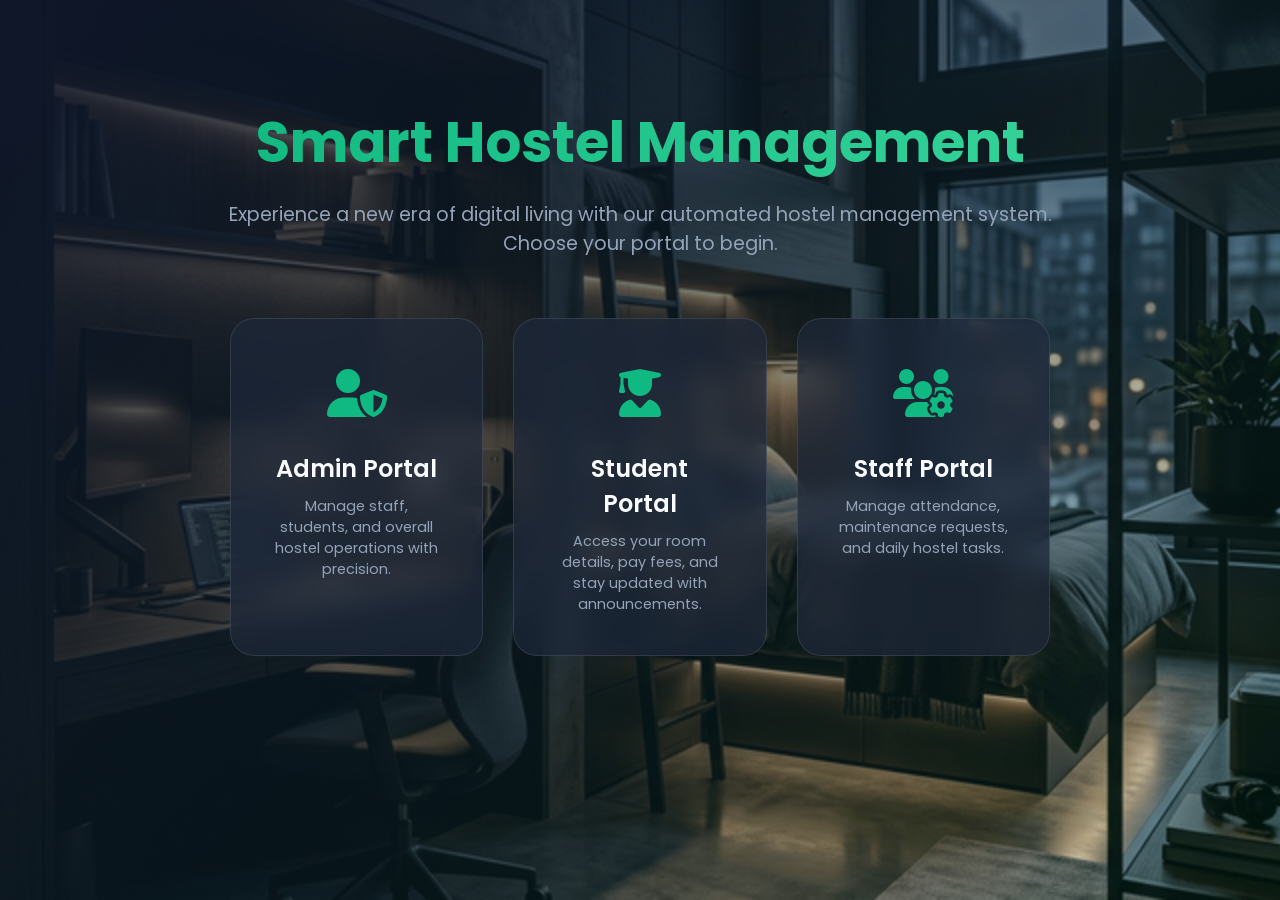
<file: index.html>
<!DOCTYPE html>
<html lang="en">
<head>
    <meta charset="UTF-8">
    <meta name="viewport" content="width=device-width, initial-scale=1.0">
    <title>SMART HOSTEL MANAGEMENT SYSTEM</title>
    <link rel="stylesheet" href="main.css">
    <link rel="stylesheet" href="https://cdnjs.cloudflare.com/ajax/libs/font-awesome/6.5.0/css/all.min.css">
    <link rel="shortcut icon" href="logo.png" type="image/x-icon">
</head>

<body>

    <div class="bg-overlay"></div>

    <section class="hero-section">
        <div class="logo-container">
            <!-- Replacing old logo with a cleaner representation -->
            <!-- <img src="https://ui-avatars.com/api/?name=SHMS&background=10b981&color=fff&size=128" alt="SHMS Logo" class="logo-img"> -->
        </div>
        <h1>Smart Hostel Management</h1>
        <p class="subtitle">Experience a new era of digital living with our automated hostel management system. Choose your portal to begin.</p>

        <div class="role-grid">
            <a href="adminlog.html" class="role-card">
                <div class="role-icon"><i class="fas fa-user-shield"></i></div>
                <div class="role-name">Admin Portal</div>
                <p class="role-desc">Manage staff, students, and overall hostel operations with precision.</p>
            </a>

            <a href="studentlog.html" class="role-card">
                <div class="role-icon"><i class="fas fa-user-graduate"></i></div>
                <div class="role-name">Student Portal</div>
                <p class="role-desc">Access your room details, pay fees, and stay updated with announcements.</p>
            </a>

            <a href="stafflog.html" class="role-card">
                <div class="role-icon"><i class="fas fa-users-cog"></i></div>
                <div class="role-name">Staff Portal</div>
                <p class="role-desc">Manage attendance, maintenance requests, and daily hostel tasks.</p>
            </a>
        </div>
    </section>

</body>
</html>
</file>
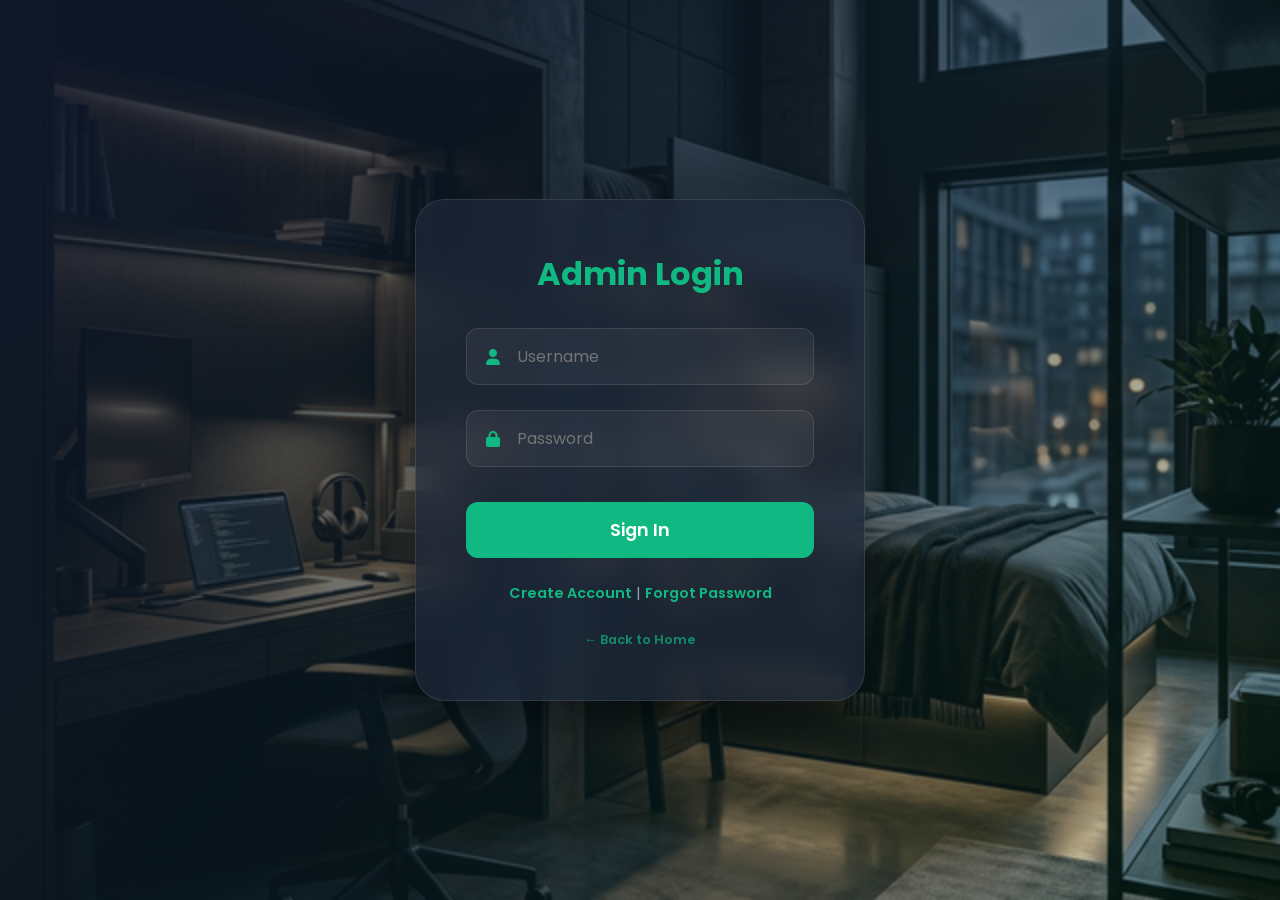
<file: adminlog.html>
<!DOCTYPE html>
<html lang="en">
<head>
<meta charset="UTF-8">
<meta name="viewport" content="width=device-width, initial-scale=1.0">
<title>Admin Login</title>

<link rel="stylesheet" href="main.css">

<!-- Font Awesome Icons -->
<link rel="stylesheet" href="https://cdnjs.cloudflare.com/ajax/libs/font-awesome/6.5.0/css/all.min.css">
 <link rel="shortcut icon" href="logo.png" type="image/x-icon">

</head>

<body>

    <div class="bg-overlay"></div>

    <div class="login-container">
        <div class="form-box">
            <h2>Admin Login</h2>
            
            <form id="loginForm">
                <div class="input-group">
                    <i class="fas fa-user"></i>
                    <input type="text" id="username" placeholder="Username" required>
                </div>

                <div class="input-group">
                    <i class="fas fa-lock"></i>
                    <input type="password" id="password" placeholder="Password" required>
                </div>

                <button type="submit" class="login-btn">Sign In</button>
            </form>

            <div class="switch">
                <a href="admin_registration.html">Create Account</a> | 
                <a href="forgot_pass.html">Forgot Password</a>
            </div>

           
            <div class="switch">
                <a href="index.html" style="font-size: 0.8rem; opacity: 0.7;">← Back to Home</a>
            </div>
        </div>
    </div>

</body>
</html>
</file>
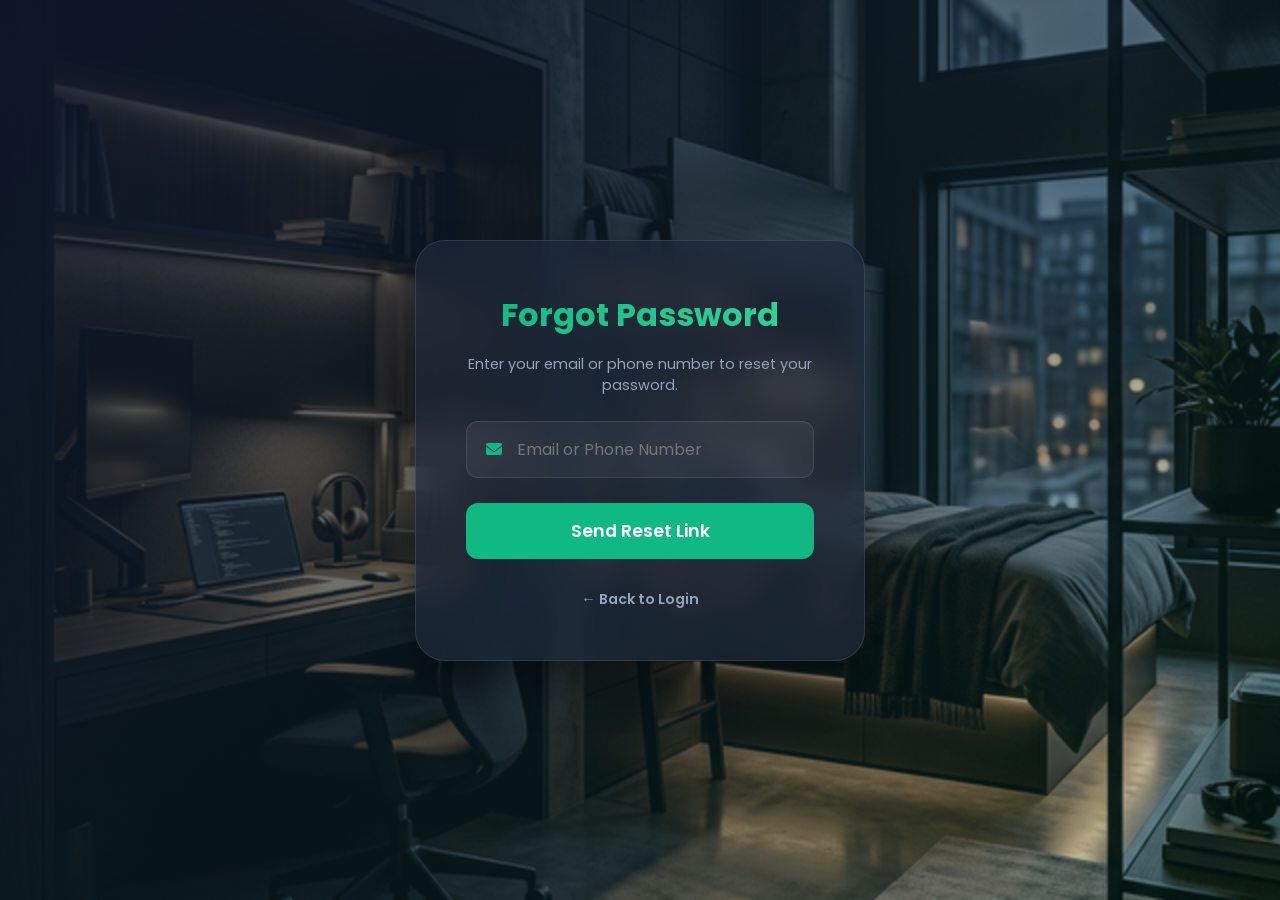
<file: forgot_pass.html>
<!DOCTYPE html>
<html lang="en">
<head>
<meta charset="UTF-8">
<meta name="viewport" content="width=device-width, initial-scale=1.0">
<title>Forgot Password</title>
<link rel="stylesheet" href="forgot_pass.css">
<!-- Font Awesome Icons -->
<link rel="stylesheet" href="https://cdnjs.cloudflare.com/ajax/libs/font-awesome/6.5.0/css/all.min.css">
<link rel="shortcut icon" href="logo.png" type="image/x-icon">



</head>
<body>

    <div class="bg-overlay"></div>

    <div class="forgot-container">
        <div class="form-box">
            <h2>Forgot Password</h2>
            <p class="subtitle" style="font-size: 0.9rem; margin-bottom: 25px;">Enter your email or phone number to reset your password.</p>

            <form action="#">
                <div class="input-group">
                    <i class="fas fa-envelope"></i>
                    <input type="text" placeholder="Email or Phone Number" required>
                </div>

                <button type="submit" class="forgot-btn">Send Reset Link</button>

                <div class="switch">
                    <a href="adminlog.html">← Back to Login</a>
                </div>
            </form>
        </div>
    </div>

</body>
</html>
</file>
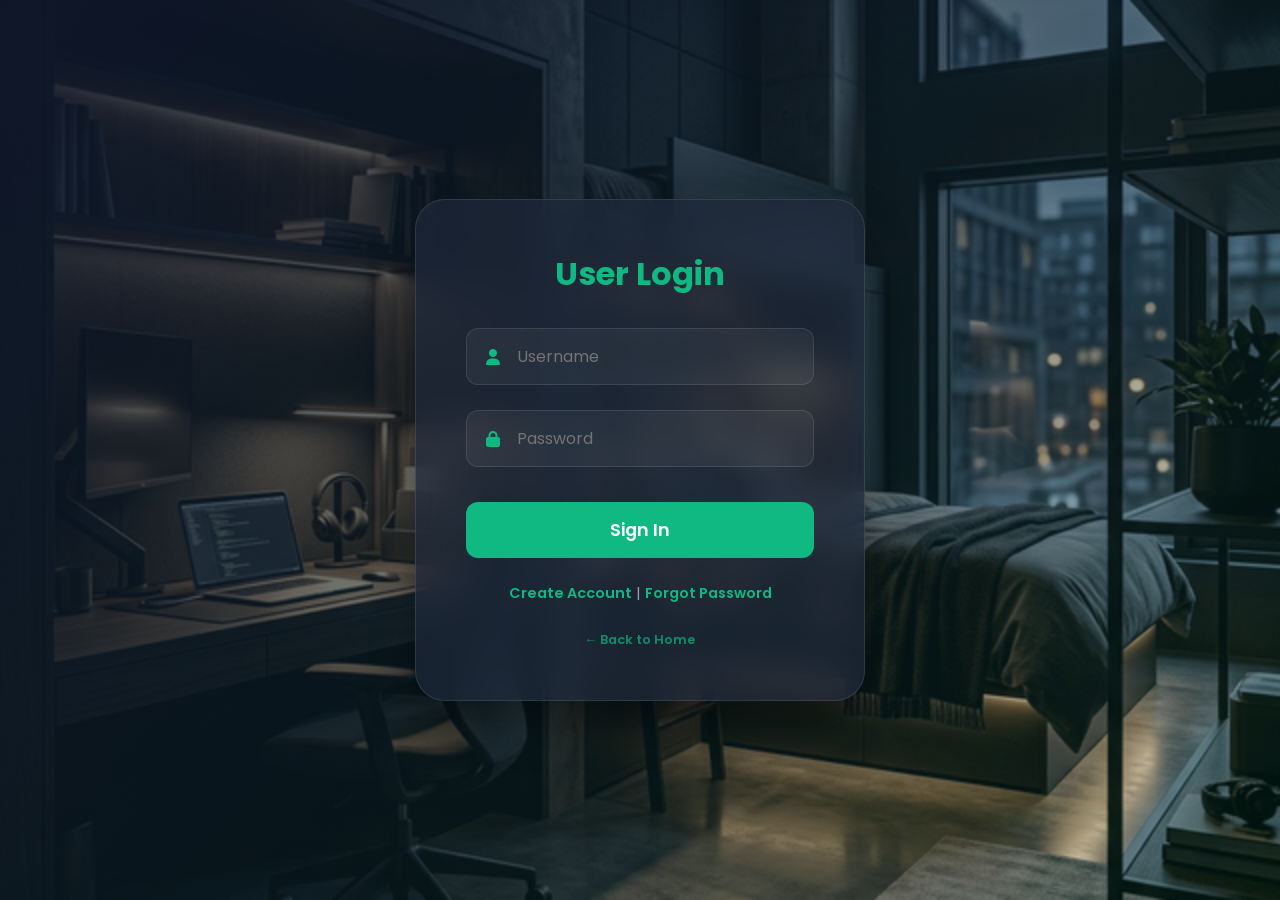
<file: login.html>
<!DOCTYPE html>
<html lang="en">
<head>
<meta charset="UTF-8">
<meta name="viewport" content="width=device-width, initial-scale=1.0">
<title>Admin Login</title>

<link rel="stylesheet" href="main.css">

<!-- Font Awesome Icons -->
<link rel="stylesheet" href="https://cdnjs.cloudflare.com/ajax/libs/font-awesome/6.5.0/css/all.min.css">
 <link rel="shortcut icon" href="logo.png" type="image/x-icon">

</head>

<body>

    <div class="bg-overlay"></div>

    <div class="login-container">
        <div class="form-box">
            <h2>User Login</h2>
            
            <form id="loginForm">
                <div class="input-group">
                    <i class="fas fa-user"></i>
                    <input type="text" id="username" placeholder="Username" required>
                </div>

                <div class="input-group">
                    <i class="fas fa-lock"></i>
                    <input type="password" id="password" placeholder="Password" required>
                </div>

                <button type="submit" class="login-btn">Sign In</button>
            </form>

            <div class="switch">
                <a href="admin_registration.html">Create Account</a> | 
                <a href="forgot_pass.html">Forgot Password</a>
            </div>

           
            <div class="switch">
                <a href="index.html" style="font-size: 0.8rem; opacity: 0.7;">← Back to Home</a>
            </div>
        </div>
    </div>

</body>
</html>
</file>
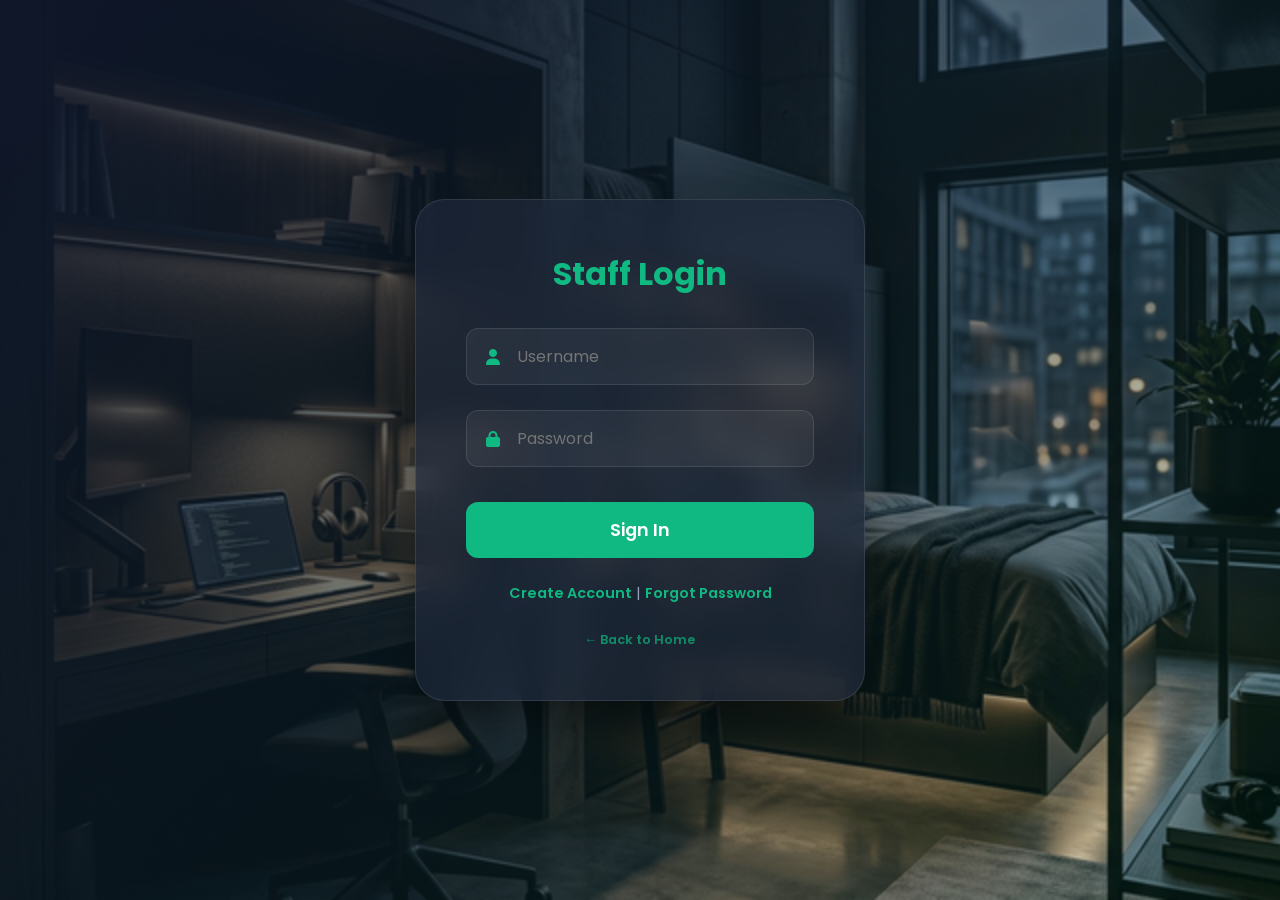
<file: stafflog.html>
<!DOCTYPE html>
<html lang="en">
<head>
<meta charset="UTF-8">
<meta name="viewport" content="width=device-width, initial-scale=1.0">
<title>Admin Login</title>

<link rel="stylesheet" href="main.css">

<!-- Font Awesome Icons -->
<link rel="stylesheet" href="https://cdnjs.cloudflare.com/ajax/libs/font-awesome/6.5.0/css/all.min.css">
 <link rel="shortcut icon" href="logo.png" type="image/x-icon">

</head>

<body>

    <div class="bg-overlay"></div>

    <div class="login-container">
        <div class="form-box">
            <h2>Staff Login</h2>
            
            <form id="loginForm">
                <div class="input-group">
                    <i class="fas fa-user"></i>
                    <input type="text" id="username" placeholder="Username" required>
                </div>

                <div class="input-group">
                    <i class="fas fa-lock"></i>
                    <input type="password" id="password" placeholder="Password" required>
                </div>

                <button type="submit" class="login-btn">Sign In</button>
            </form>

            <div class="switch">
                <a href="staff_reg.html">Create Account</a> | 
                <a href="forgot_pass.html">Forgot Password</a>
            </div>

           
            <div class="switch">
                <a href="index.html" style="font-size: 0.8rem; opacity: 0.7;">← Back to Home</a>
            </div>
        </div>
    </div>

</body>
</html>
</file>
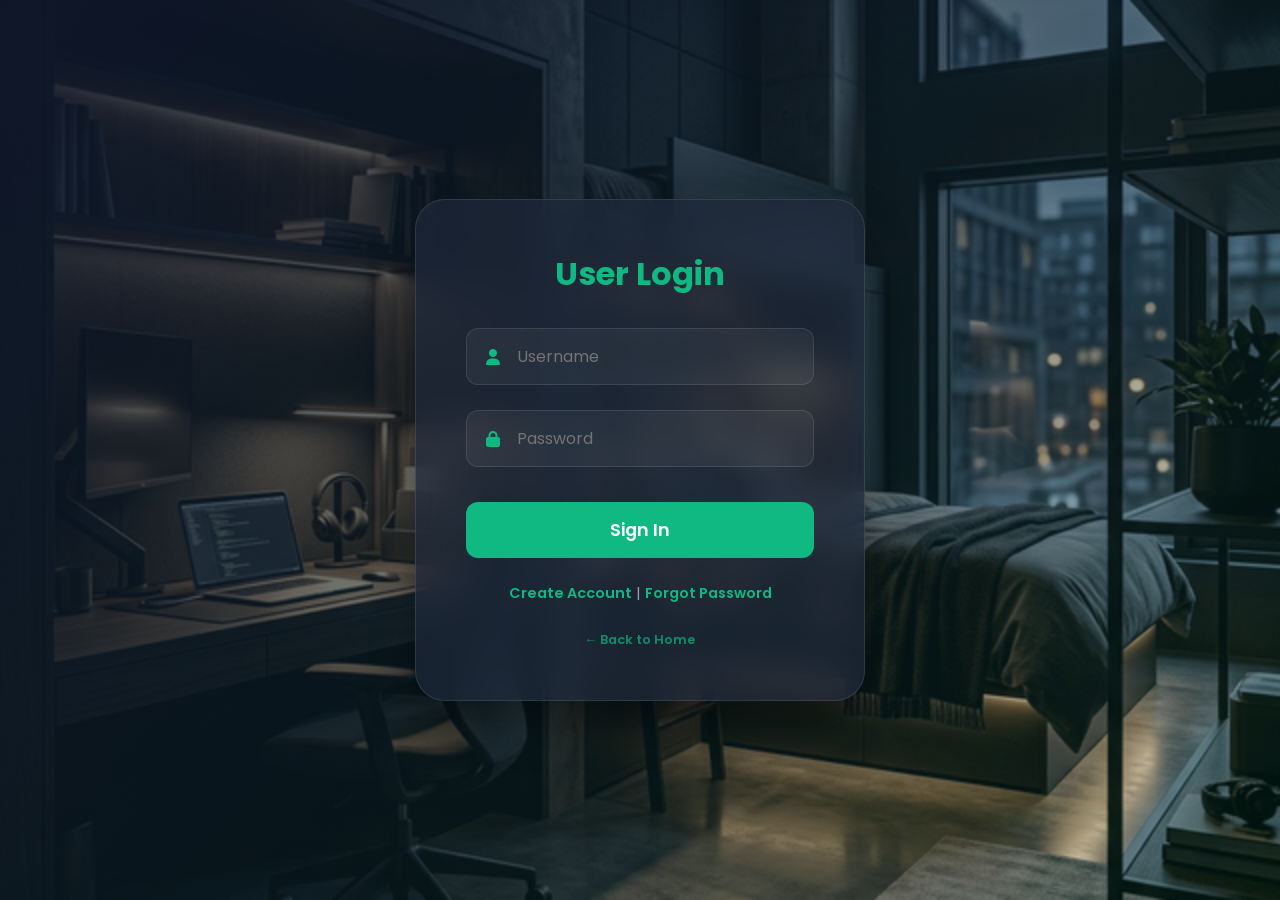
<file: student_login.html>
<!DOCTYPE html>
<html lang="en">
<head>
<meta charset="UTF-8">
<meta name="viewport" content="width=device-width, initial-scale=1.0">
<title>Student Login</title>

<link rel="stylesheet" href="main.css">

<!-- Font Awesome Icons -->
<link rel="stylesheet" href="https://cdnjs.cloudflare.com/ajax/libs/font-awesome/6.5.0/css/all.min.css">
 <link rel="shortcut icon" href="logo.png" type="image/x-icon">

</head>

<body>

    <div class="bg-overlay"></div>

    <div class="login-container">
        <div class="form-box">
            <h2>User Login</h2>
            
            <form id="loginForm">
                <div class="input-group">
                    <i class="fas fa-user"></i>
                    <input type="text" id="username" placeholder="Username" required>
                </div>

                <div class="input-group">
                    <i class="fas fa-lock"></i>
                    <input type="password" id="password" placeholder="Password" required>
                </div>

                <button type="submit" class="login-btn">Sign In</button>
            </form>

            <!-- <div class="switch">
                <a href="admin_registration.html">Create Account</a> | 
                <a href="forgot_pass.html">Forgot Password</a>
            </div> -->

            <div class="switch">
                <a href="student_reg.html">Create Account</a> | 
                <a href="forgot_pass.html">Forgot Password</a>
            </div> 
            
            <div class="switch">
                <a href="index.html" style="font-size: 0.8rem; opacity: 0.7;">← Back to Home</a>
            </div>
        </div>
    </div>

</body>
</html>
</file>
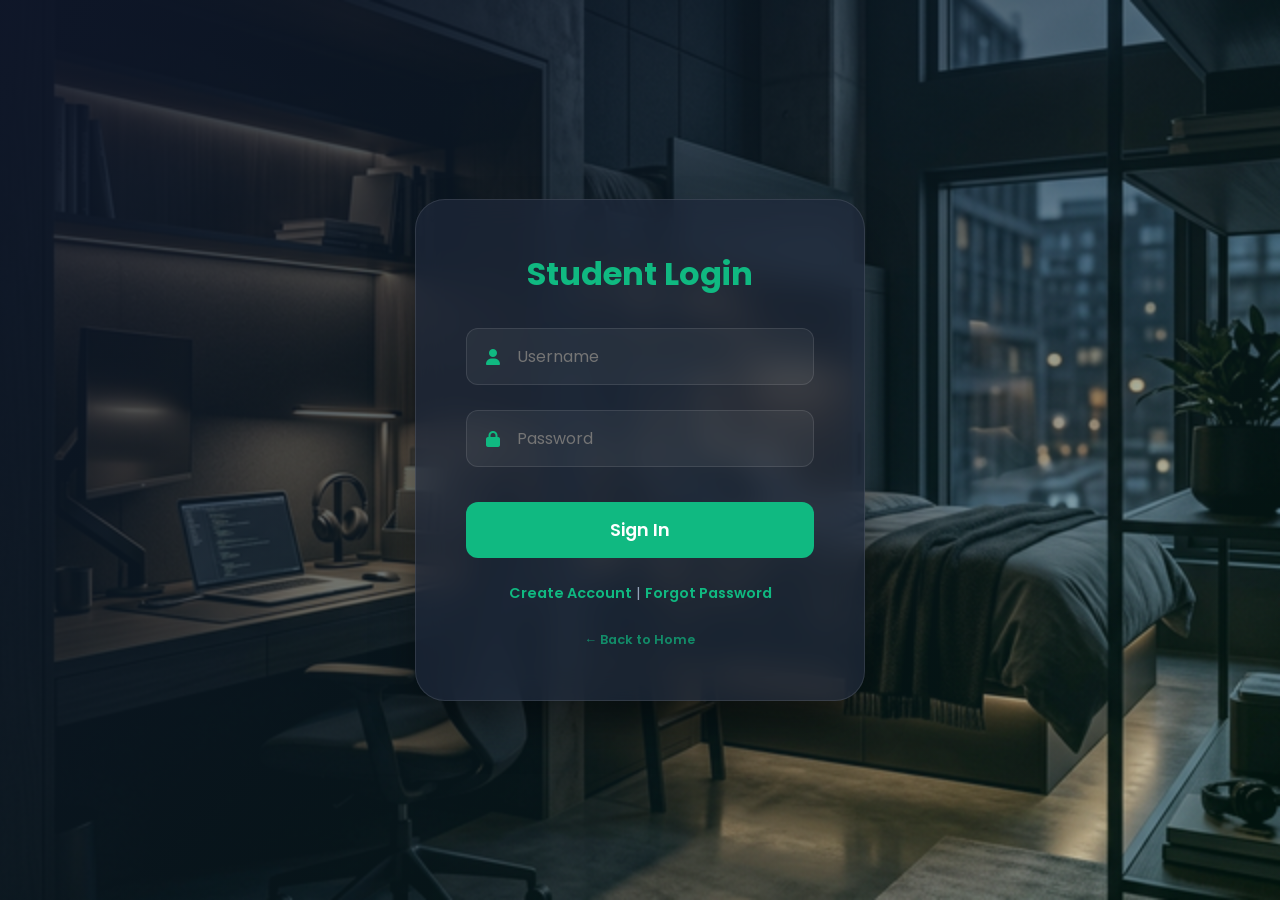
<file: studentlog.html>
<!DOCTYPE html>
<html lang="en">
<head>
<meta charset="UTF-8">
<meta name="viewport" content="width=device-width, initial-scale=1.0">
<title>Admin Login</title>

<link rel="stylesheet" href="main.css">

<!-- Font Awesome Icons -->
<link rel="stylesheet" href="https://cdnjs.cloudflare.com/ajax/libs/font-awesome/6.5.0/css/all.min.css">
 <link rel="shortcut icon" href="logo.png" type="image/x-icon">

</head>

<body>

    <div class="bg-overlay"></div>

    <div class="login-container">
        <div class="form-box">
            <h2>Student Login</h2>
            
            <form id="loginForm">
                <div class="input-group">
                    <i class="fas fa-user"></i>
                    <input type="text" id="username" placeholder="Username" required>
                </div>

                <div class="input-group">
                    <i class="fas fa-lock"></i>
                    <input type="password" id="password" placeholder="Password" required>
                </div>

                <button type="submit" class="login-btn">Sign In</button>
            </form>

            <div class="switch">
                <a href="student_reg.html">Create Account</a> | 
                <a href="forgot_pass.html">Forgot Password</a>
            </div>

           
            <div class="switch">
                <a href="index.html" style="font-size: 0.8rem; opacity: 0.7;">← Back to Home</a>
            </div>
        </div>
    </div>

</body>
</html>
</file>
<file: main.css>
@import url('https://fonts.googleapis.com/css2?family=Poppins:wght@300;400;600;700&display=swap');

:root {
    --primary: #10b981;
    --primary-hover: #059669;
    --bg-dark: #0f172a;
    --bg-card: rgba(30, 41, 59, 0.7);
    --text-white: #f8fafc;
    --text-muted: #94a3b8;
    --glass-border: rgba(255, 255, 255, 0.1);
    --transition: all 0.3s ease;
}

* {
    margin: 0;
    padding: 0;
    box-sizing: border-box;
    font-family: 'Poppins', sans-serif;
}

body {
    background: var(--bg-dark);
    color: var(--text-white);
    min-height: 100vh;
    display: flex;
    flex-direction: column;
    align-items: center;
    overflow-x: hidden;
}

/* Background Overlay */
.bg-overlay {
    position: fixed;
    top: 0;
    left: 0;
    width: 100%;
    height: 100%;
    background: linear-gradient(135deg, rgba(15, 23, 42, 0.95), rgba(16, 185, 129, 0.1)), url('hero-bg.png');
    background-size: cover;
    background-position: center;
    z-index: -1;
}

/* Header/Logo Style */
.hero-section {
    text-align: center;
    padding: 80px 20px 40px;
    max-width: 900px;
}

.logo-container {
    margin-bottom: 20px;
    animation: fadeInDown 1s ease;
}

.logo-img {
    width: 120px;
    height: 120px;
    border-radius: 50%;
    object-fit: cover;
    border: 4px solid var(--primary);
    box-shadow: 0 0 20px rgba(16, 185, 129, 0.4);
}

h1 {
    font-size: 3.5rem;
    font-weight: 700;
    margin-bottom: 15px;
    background: linear-gradient(to right, #10b981, #34d399);
    -webkit-background-clip: text;
    background-clip: text;
    -webkit-text-fill-color: transparent;
    animation: fadeInUp 1s ease 0.2s both;
}

.subtitle {
    font-size: 1.2rem;
    color: var(--text-muted);
    margin-bottom: 40px;
    animation: fadeInUp 1s ease 0.4s both;
}

/* Role Selector Grid */
.role-grid {
    display: grid;
    grid-template-columns: repeat(auto-fit, minmax(250px, 1fr));
    gap: 30px;
    width: 100%;
    max-width: 1000px;
    padding: 20px;
    animation: fadeInUp 1s ease 0.6s both;
}

.role-card {
    background: var(--bg-card);
    backdrop-filter: blur(12px);
    -webkit-backdrop-filter: blur(12px);
    border: 1px solid var(--glass-border);
    border-radius: 24px;
    padding: 40px;
    text-align: center;
    transition: var(--transition);
    cursor: pointer;
    text-decoration: none;
    display: flex;
    flex-direction: column;
    align-items: center;
}

.role-card:hover {
    transform: translateY(-10px);
    border-color: var(--primary);
    box-shadow: 0 20px 40px rgba(0, 0, 0, 0.4);
    background: rgba(30, 41, 59, 0.9);
}

.role-icon {
    font-size: 3rem;
    color: var(--primary);
    margin-bottom: 20px;
}

.role-name {
    font-size: 1.5rem;
    font-weight: 600;
    color: var(--text-white);
    margin-bottom: 10px;
}

.role-desc {
    font-size: 0.9rem;
    color: var(--text-muted);
}

/* Login Form Styles (p.html) */
.login-container {
    display: flex;
    justify-content: center;
    align-items: center;
    min-height: 100vh;
    padding: 20px;
}

.form-box {
    background: var(--bg-card);
    backdrop-filter: blur(16px);
    border: 1px solid var(--glass-border);
    padding: 50px;
    border-radius: 30px;
    width: 100%;
    max-width: 450px;
    box-shadow: 0 25px 50px -12px rgba(0, 0, 0, 0.5);
}

.form-box h2 {
    font-size: 2rem;
    margin-bottom: 30px;
    text-align: center;
    color: #10b981;


}

.input-group {
    position: relative;
    margin-bottom: 25px;
}

.input-group i {
    position: absolute;
    left: 20px;
    top: 50%;
    transform: translateY(-50%);
    color: var(--primary);
}

.input-group input {
    width: 100%;
    background: rgba(255, 255, 255, 0.05);
    border: 1px solid var(--glass-border);
    padding: 15px 15px 15px 50px;
    border-radius: 12px;
    color: white;
    font-size: 1rem;
    transition: var(--transition);
}

.input-group input:focus {
    outline: none;
    border-color: var(--primary);
    background: rgba(255, 255, 255, 0.1);
}

.login-btn {
    width: 100%;
    padding: 15px;
    background: var(--primary);
    border: none;
    border-radius: 12px;
    color: white;
    font-weight: 600;
    font-size: 1.1rem;
    cursor: pointer;
    transition: var(--transition);
    margin-top: 10px;
}

.login-btn:hover {
    background: var(--primary-hover);
    transform: translateY(-2px);
    box-shadow: 0 10px 20px rgba(16, 185, 129, 0.3);
}

.switch {
    margin-top: 25px;
    text-align: center;
    font-size: 0.9rem;
    color: var(--text-muted);
}

.switch a {
    color: var(--primary);
    text-decoration: none;
    font-weight: 600;
}

.switch a:hover {
    text-decoration: underline;
}

/* Animations */
@keyframes fadeInUp {
    from { opacity: 0; transform: translateY(30px); }
    to { opacity: 1; transform: translateY(0); }
}

@keyframes fadeInDown {
    from { opacity: 0; transform: translateY(-30px); }
    to { opacity: 1; transform: translateY(0); }
}

/* Responsive */
@media (max-width: 768px) {
    h1 { font-size: 2.5rem; }
    .role-grid { grid-template-columns: 1fr; }
}
</file>
<file: forgot_pass.css>
@import url('main.css');

.forgot-container {
    display: flex;
    justify-content: center;
    align-items: center;
    min-height: 100vh;
    padding: 20px;
}

.form-box {
    background: var(--bg-card);
    backdrop-filter: blur(16px);
    -webkit-backdrop-filter: blur(16px);
    border: 1px solid var(--glass-border);
    padding: 50px;
    border-radius: 30px;
    width: 100%;
    max-width: 450px;
    box-shadow: 0 25px 50px -12px rgba(0, 0, 0, 0.5);
    text-align: center;
    animation: fadeInUp 0.8s ease;
}

.form-box h2 {
    font-size: 2rem;
    margin-bottom: 15px;
    background: linear-gradient(to right, #10b981, #34d399);
    -webkit-background-clip: text;
    background-clip: text;
    -webkit-text-fill-color: transparent;
}

.input-group {
    position: relative;
    margin-bottom: 25px;
    text-align: left;
}

.input-group i {
    position: absolute;
    left: 20px;
    top: 50%;
    transform: translateY(-50%);
    color: var(--primary);
}

.input-group input {
    width: 100%;
    background: rgba(255, 255, 255, 0.05);
    border: 1px solid var(--glass-border);
    padding: 15px 15px 15px 50px;
    border-radius: 12px;
    color: white;
    font-size: 1rem;
    transition: var(--transition);
}

.input-group input:focus {
    outline: none;
    border-color: var(--primary);
    background: rgba(255, 255, 255, 0.1);
}

.forgot-btn {
    width: 100%;
    padding: 15px;
    background: var(--primary);
    border: none;
    border-radius: 12px;
    color: white;
    font-weight: 600;
    font-size: 1.1rem;
    cursor: pointer;
    transition: var(--transition);
}

.forgot-btn:hover {
    background: var(--primary-hover);
    transform: translateY(-2px);
    box-shadow: 0 10px 20px rgba(16, 185, 129, 0.3);
}

.switch {
    margin-top: 30px;
    font-size: 0.9rem;
}

.switch a {
    color: var(--text-muted);
    text-decoration: none;
    transition: var(--transition);
}

.switch a:hover {
    color: var(--primary);
}
</file>
